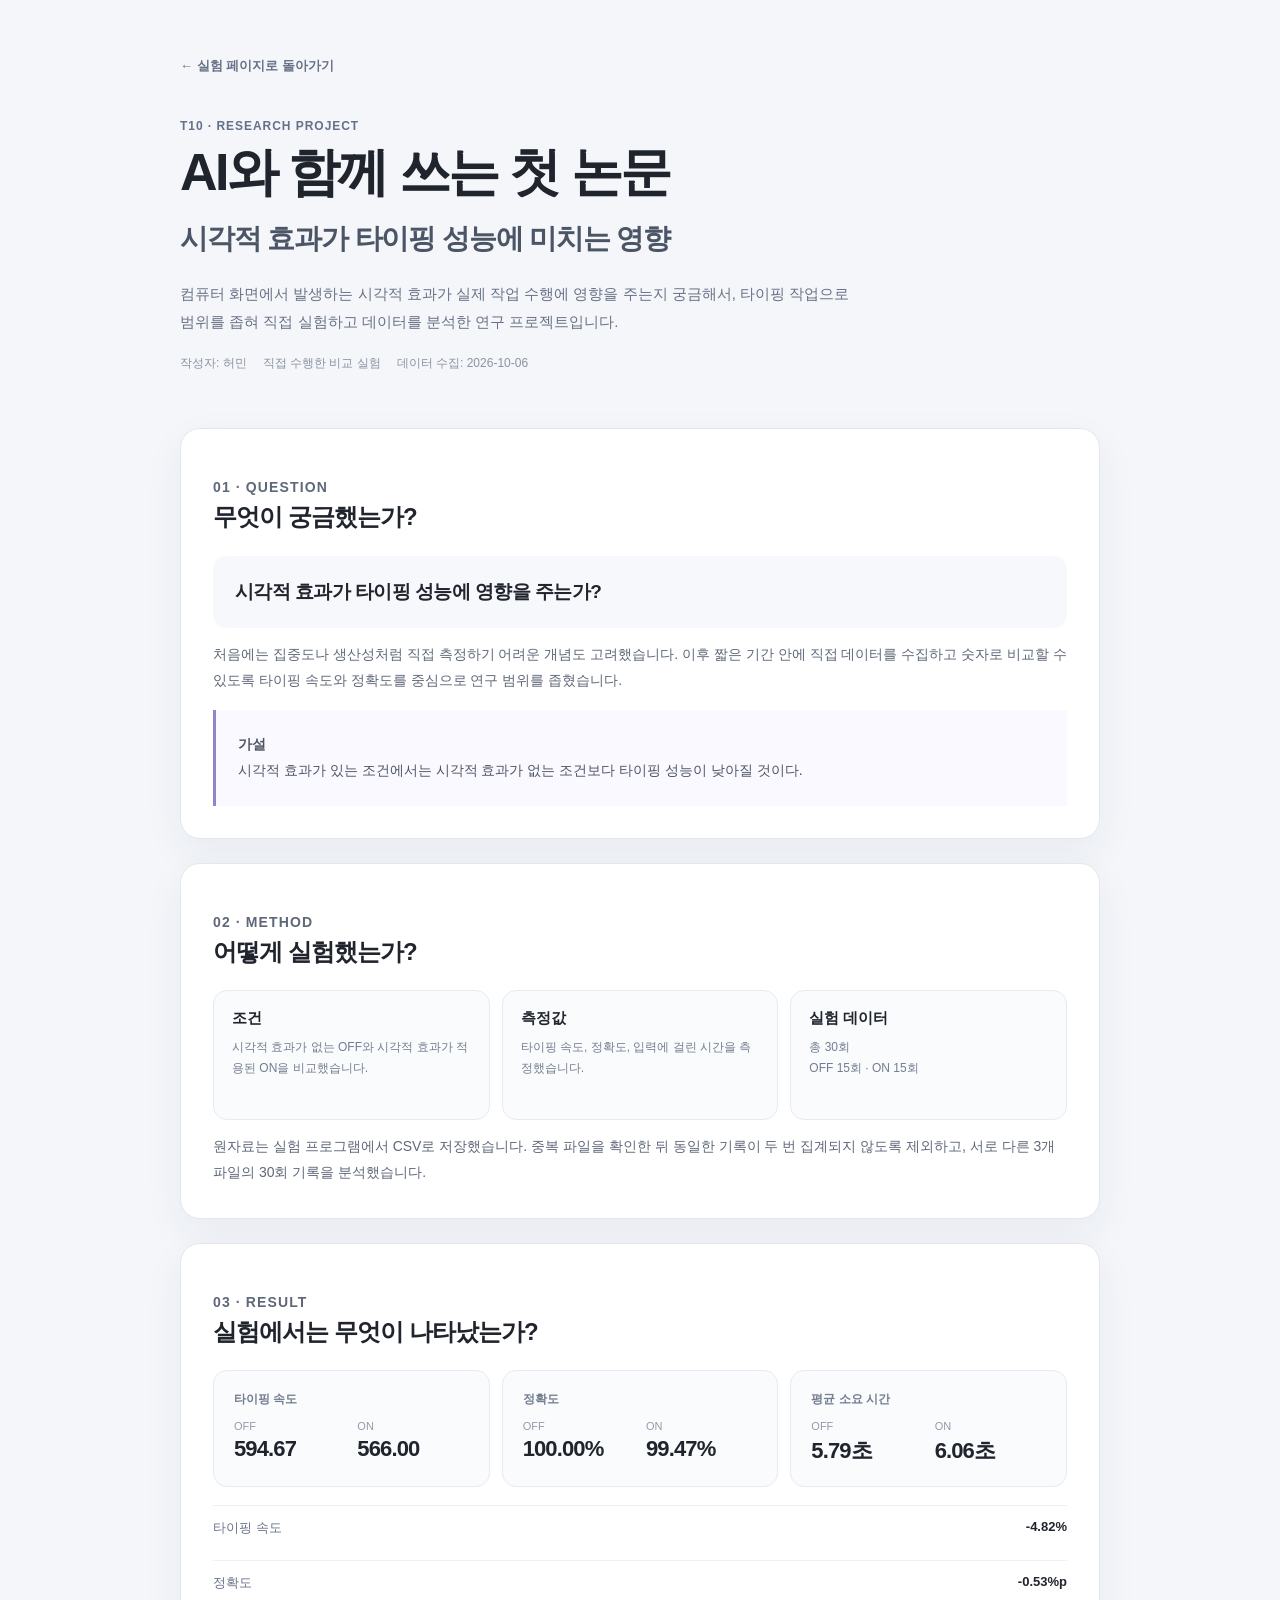
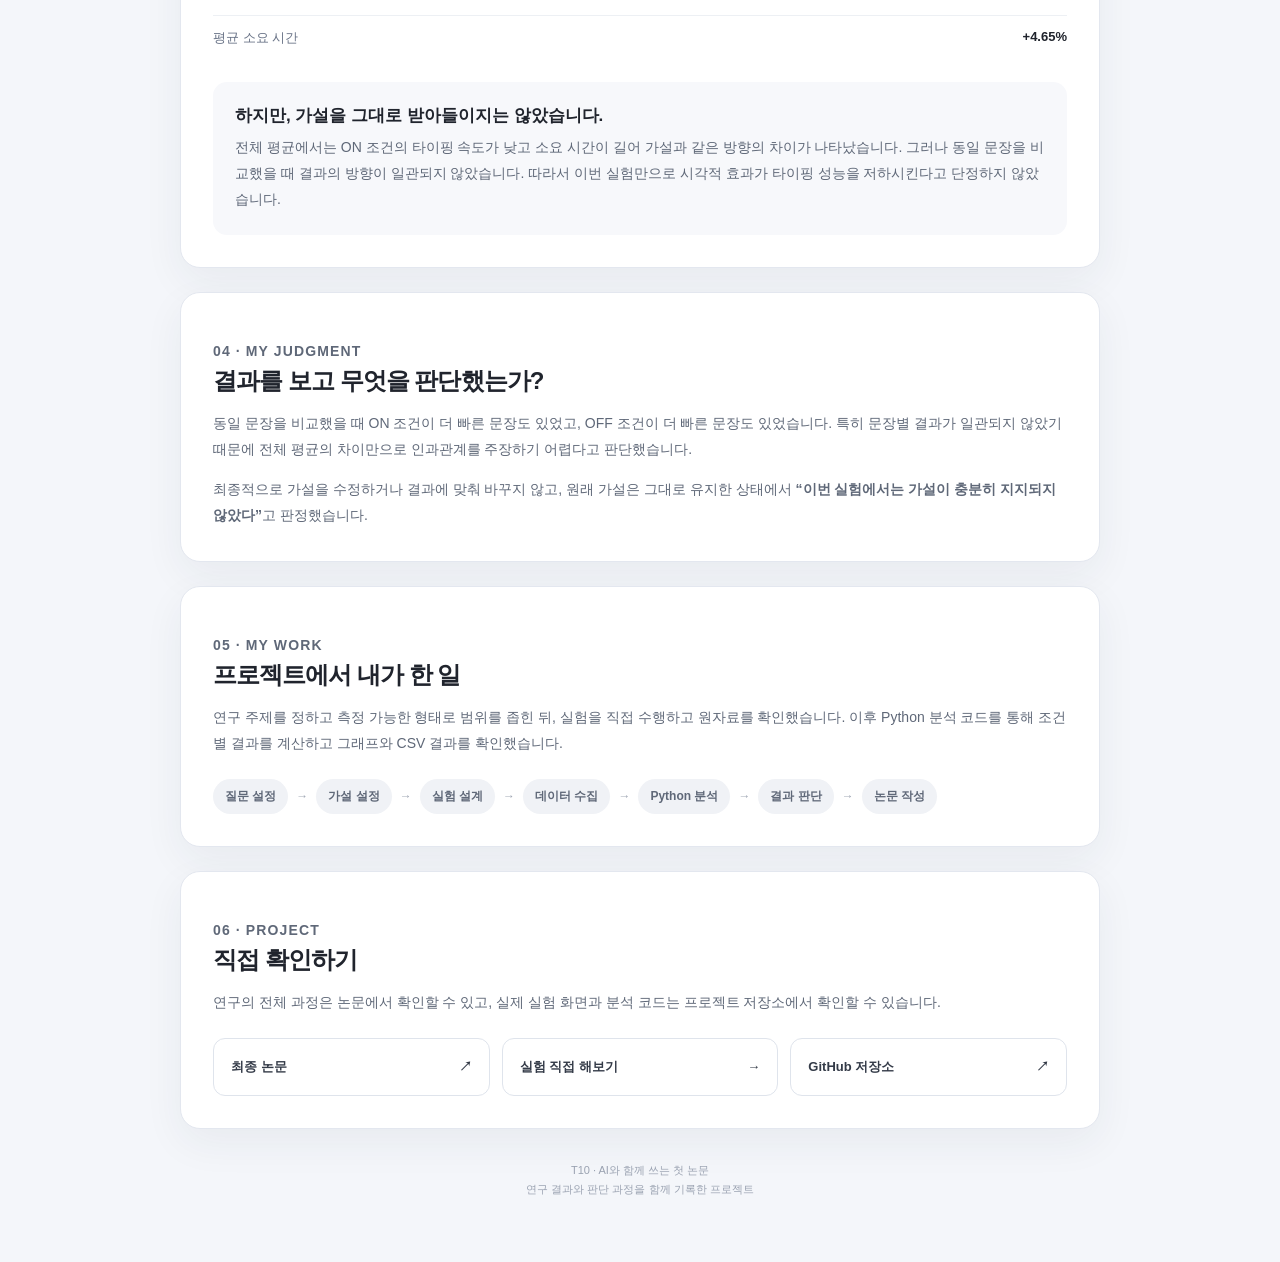
<file: index.html>
<!DOCTYPE html>
<html lang="ko">
<head>
    <meta charset="UTF-8">
    <meta name="viewport" content="width=device-width, initial-scale=1.0">
    <meta
        name="description"
        content="시각적 효과가 타이핑 성능에 미치는 영향을 직접 실험하고 분석한 연구 프로젝트"
    >
    <title>T10 · AI와 함께 쓰는 첫 논문</title>

    <style>
        * {
            box-sizing: border-box;
        }

        html {
            scroll-behavior: smooth;
        }

        body {
            margin: 0;
            background: #f4f6fa;
            color: #20242d;
            font-family:
                -apple-system,
                BlinkMacSystemFont,
                "Noto Sans KR",
                "Malgun Gothic",
                sans-serif;
        }

        a {
            color: inherit;
            text-decoration: none;
        }

        .page-shell {
            width: min(920px, calc(100% - 32px));
            margin: 0 auto;
            padding: 56px 0 64px;
        }

        .back-link {
            display: inline-flex;
            align-items: center;
            margin-bottom: 44px;
            color: #687286;
            font-size: 13px;
            font-weight: 700;
        }

        .back-link:hover {
            color: #20242d;
        }

        .hero {
            margin-bottom: 56px;
        }

        .eyebrow {
            margin: 0 0 10px;
            color: #65708a;
            font-size: 12px;
            font-weight: 700;
            letter-spacing: 0.08em;
            text-transform: uppercase;
        }

        .hero h1 {
            margin: 0;
            font-size: clamp(32px, 6vw, 52px);
            line-height: 1.15;
            letter-spacing: -0.05em;
        }

        .hero h2 {
            margin: 16px 0 0;
            color: #4c5565;
            font-size: clamp(20px, 3vw, 28px);
            line-height: 1.4;
            letter-spacing: -0.04em;
        }

        .hero-description {
            max-width: 680px;
            margin: 22px 0 0;
            color: #687286;
            font-size: 15px;
            line-height: 1.85;
        }

        .meta {
            display: flex;
            flex-wrap: wrap;
            gap: 8px 16px;
            margin-top: 20px;
            color: #8a93a2;
            font-size: 12px;
        }

        .section {
            margin-top: 24px;
            padding: 32px;
            border: 1px solid #e3e7ef;
            border-radius: 20px;
            background: #ffffff;
            box-shadow: 0 14px 40px rgba(33, 45, 70, 0.06);
        }

        .section-label {
            margin: 0 0 18px;
            color: #65708a;
            font-size: 12px;
            font-weight: 700;
            letter-spacing: 0.08em;
        }

        .section h3 {
            margin: 0;
            font-size: 24px;
            line-height: 1.35;
            letter-spacing: -0.04em;
        }

        .section p {
            margin: 14px 0 0;
            color: #5f6878;
            font-size: 14px;
            line-height: 1.85;
        }

        .question {
            margin-top: 22px;
            padding: 22px;
            border-radius: 14px;
            background: #f7f8fb;
        }

        .question strong {
            display: block;
            color: #20242d;
            font-size: 19px;
            line-height: 1.5;
            letter-spacing: -0.03em;
        }

        .hypothesis {
            margin-top: 16px;
            padding: 22px;
            border-left: 3px solid #8f86c8;
            background: #faf9ff;
        }

        .hypothesis p {
            margin: 0;
            color: #4f5665;
        }

        .method-grid {
            display: grid;
            grid-template-columns: repeat(3, 1fr);
            gap: 12px;
            margin-top: 22px;
        }

        .method-card {
            min-height: 130px;
            padding: 18px;
            border: 1px solid #e7eaf0;
            border-radius: 14px;
            background: #fafbfc;
        }

        .method-card strong {
            display: block;
            margin-bottom: 9px;
            color: #20242d;
            font-size: 15px;
        }

        .method-card span {
            color: #737d90;
            font-size: 12px;
            line-height: 1.7;
        }

        .result-grid {
            display: grid;
            grid-template-columns: repeat(3, 1fr);
            gap: 12px;
            margin-top: 22px;
        }

        .result-card {
            padding: 20px;
            border: 1px solid #e7eaf0;
            border-radius: 14px;
            background: #fafbfc;
        }

        .result-card .label {
            display: block;
            margin-bottom: 12px;
            color: #737d90;
            font-size: 12px;
            font-weight: 700;
        }

        .result-values {
            display: grid;
            grid-template-columns: 1fr 1fr;
            gap: 12px;
        }

        .result-value span {
            display: block;
            margin-bottom: 4px;
            color: #929aaa;
            font-size: 11px;
        }

        .result-value strong {
            font-size: 22px;
            letter-spacing: -0.04em;
        }

        .change-list {
            display: grid;
            gap: 10px;
            margin-top: 18px;
        }

        .change-item {
            display: flex;
            justify-content: space-between;
            gap: 20px;
            padding: 13px 0;
            border-top: 1px solid #edf0f4;
            color: #687286;
            font-size: 13px;
        }

        .change-item strong {
            color: #20242d;
        }

        .judgment {
            margin-top: 22px;
            padding: 22px;
            border-radius: 14px;
            background: #f7f8fb;
        }

        .judgment strong {
            display: block;
            margin-bottom: 8px;
            color: #20242d;
            font-size: 17px;
        }

        .judgment p {
            margin: 0;
        }

        .work-flow {
            display: flex;
            flex-wrap: wrap;
            align-items: center;
            gap: 8px;
            margin-top: 22px;
        }

        .work-step {
            padding: 9px 12px;
            border-radius: 999px;
            background: #f0f2f6;
            color: #5f6878;
            font-size: 12px;
            font-weight: 700;
        }

        .arrow {
            color: #a0a7b4;
            font-size: 12px;
        }

        .links {
            display: grid;
            grid-template-columns: repeat(3, 1fr);
            gap: 12px;
            margin-top: 22px;
        }

        .project-link {
            display: flex;
            align-items: center;
            justify-content: space-between;
            min-height: 58px;
            padding: 0 17px;
            border: 1px solid #dfe4ec;
            border-radius: 12px;
            background: #ffffff;
            color: #343b48;
            font-size: 13px;
            font-weight: 700;
            transition:
                transform 0.15s ease,
                border-color 0.15s ease,
                background 0.15s ease;
        }

        .project-link:hover {
            transform: translateY(-2px);
            border-color: #b9c0cd;
            background: #fafbfc;
        }

        .footer {
            margin-top: 32px;
            color: #9aa2b1;
            font-size: 11px;
            text-align: center;
            line-height: 1.7;
        }

        @media (max-width: 680px) {
            .page-shell {
                width: min(100% - 20px, 920px);
                padding-top: 30px;
            }

            .section {
                padding: 22px;
            }

            .method-grid,
            .result-grid,
            .links {
                grid-template-columns: 1fr;
            }

            .change-item {
                flex-direction: column;
                gap: 4px;
            }

            .work-flow {
                align-items: flex-start;
                flex-direction: column;
            }

            .arrow {
                transform: rotate(90deg);
            }
        }
    </style>
</head>

<body>
    <main class="page-shell">

        <a class="back-link" href="experiment.html">
            ← 실험 페이지로 돌아가기
        </a>

        <header class="hero">
            <p class="eyebrow">T10 · RESEARCH PROJECT</p>

            <h1>AI와 함께 쓰는 첫 논문</h1>

            <h2>시각적 효과가 타이핑 성능에 미치는 영향</h2>

            <p class="hero-description">
                컴퓨터 화면에서 발생하는 시각적 효과가 실제 작업 수행에
                영향을 주는지 궁금해서, 타이핑 작업으로 범위를 좁혀
                직접 실험하고 데이터를 분석한 연구 프로젝트입니다.
            </p>

            <div class="meta">
                <span>작성자: 허민</span>
                <span>직접 수행한 비교 실험</span>
                <span>데이터 수집: 2026-10-06</span>
            </div>
        </header>


        <section class="section">
            <p class="section-label">01 · QUESTION</p>

            <h3>무엇이 궁금했는가?</h3>

            <div class="question">
                <strong>
                    시각적 효과가 타이핑 성능에 영향을 주는가?
                </strong>
            </div>

            <p>
                처음에는 집중도나 생산성처럼 직접 측정하기 어려운 개념도
                고려했습니다. 이후 짧은 기간 안에 직접 데이터를 수집하고
                숫자로 비교할 수 있도록 타이핑 속도와 정확도를 중심으로
                연구 범위를 좁혔습니다.
            </p>

            <div class="hypothesis">
                <p>
                    <strong>가설</strong><br>
                    시각적 효과가 있는 조건에서는 시각적 효과가 없는
                    조건보다 타이핑 성능이 낮아질 것이다.
                </p>
            </div>
        </section>


        <section class="section">
            <p class="section-label">02 · METHOD</p>

            <h3>어떻게 실험했는가?</h3>

            <div class="method-grid">

                <article class="method-card">
                    <strong>조건</strong>
                    <span>
                        시각적 효과가 없는 OFF와
                        시각적 효과가 적용된 ON을 비교했습니다.
                    </span>
                </article>

                <article class="method-card">
                    <strong>측정값</strong>
                    <span>
                        타이핑 속도, 정확도,
                        입력에 걸린 시간을 측정했습니다.
                    </span>
                </article>

                <article class="method-card">
                    <strong>실험 데이터</strong>
                    <span>
                        총 30회<br>
                        OFF 15회 · ON 15회
                    </span>
                </article>

            </div>

            <p>
                원자료는 실험 프로그램에서 CSV로 저장했습니다.
                중복 파일을 확인한 뒤 동일한 기록이 두 번 집계되지 않도록
                제외하고, 서로 다른 3개 파일의 30회 기록을 분석했습니다.
            </p>
        </section>


        <section class="section">
            <p class="section-label">03 · RESULT</p>

            <h3>실험에서는 무엇이 나타났는가?</h3>

            <div class="result-grid">

                <article class="result-card">
                    <span class="label">타이핑 속도</span>

                    <div class="result-values">
                        <div class="result-value">
                            <span>OFF</span>
                            <strong>594.67</strong>
                        </div>

                        <div class="result-value">
                            <span>ON</span>
                            <strong>566.00</strong>
                        </div>
                    </div>
                </article>

                <article class="result-card">
                    <span class="label">정확도</span>

                    <div class="result-values">
                        <div class="result-value">
                            <span>OFF</span>
                            <strong>100.00%</strong>
                        </div>

                        <div class="result-value">
                            <span>ON</span>
                            <strong>99.47%</strong>
                        </div>
                    </div>
                </article>

                <article class="result-card">
                    <span class="label">평균 소요 시간</span>

                    <div class="result-values">
                        <div class="result-value">
                            <span>OFF</span>
                            <strong>5.79초</strong>
                        </div>

                        <div class="result-value">
                            <span>ON</span>
                            <strong>6.06초</strong>
                        </div>
                    </div>
                </article>

            </div>

            <div class="change-list">
                <div class="change-item">
                    <span>타이핑 속도</span>
                    <strong>-4.82%</strong>
                </div>

                <div class="change-item">
                    <span>정확도</span>
                    <strong>-0.53%p</strong>
                </div>

                <div class="change-item">
                    <span>평균 소요 시간</span>
                    <strong>+4.65%</strong>
                </div>
            </div>

            <div class="judgment">
                <strong>하지만, 가설을 그대로 받아들이지는 않았습니다.</strong>

                <p>
                    전체 평균에서는 ON 조건의 타이핑 속도가 낮고
                    소요 시간이 길어 가설과 같은 방향의 차이가 나타났습니다.
                    그러나 동일 문장을 비교했을 때 결과의 방향이
                    일관되지 않았습니다. 따라서 이번 실험만으로
                    시각적 효과가 타이핑 성능을 저하시킨다고
                    단정하지 않았습니다.
                </p>
            </div>
        </section>


        <section class="section">
            <p class="section-label">04 · MY JUDGMENT</p>

            <h3>결과를 보고 무엇을 판단했는가?</h3>

            <p>
                동일 문장을 비교했을 때 ON 조건이 더 빠른 문장도 있었고,
                OFF 조건이 더 빠른 문장도 있었습니다.
                특히 문장별 결과가 일관되지 않았기 때문에
                전체 평균의 차이만으로 인과관계를 주장하기 어렵다고 판단했습니다.
            </p>

            <p>
                최종적으로 가설을 수정하거나 결과에 맞춰 바꾸지 않고,
                원래 가설은 그대로 유지한 상태에서
                <strong>“이번 실험에서는 가설이 충분히 지지되지 않았다”</strong>고
                판정했습니다.
            </p>
        </section>


        <section class="section">
            <p class="section-label">05 · MY WORK</p>

            <h3>프로젝트에서 내가 한 일</h3>

            <p>
                연구 주제를 정하고 측정 가능한 형태로 범위를 좁힌 뒤,
                실험을 직접 수행하고 원자료를 확인했습니다.
                이후 Python 분석 코드를 통해 조건별 결과를 계산하고
                그래프와 CSV 결과를 확인했습니다.
            </p>

            <div class="work-flow">
                <span class="work-step">질문 설정</span>
                <span class="arrow">→</span>
                <span class="work-step">가설 설정</span>
                <span class="arrow">→</span>
                <span class="work-step">실험 설계</span>
                <span class="arrow">→</span>
                <span class="work-step">데이터 수집</span>
                <span class="arrow">→</span>
                <span class="work-step">Python 분석</span>
                <span class="arrow">→</span>
                <span class="work-step">결과 판단</span>
                <span class="arrow">→</span>
                <span class="work-step">논문 작성</span>
            </div>
        </section>


        <section class="section">
            <p class="section-label">06 · PROJECT</p>

            <h3>직접 확인하기</h3>

            <p>
                연구의 전체 과정은 논문에서 확인할 수 있고,
                실제 실험 화면과 분석 코드는 프로젝트 저장소에서
                확인할 수 있습니다.
            </p>

            <div class="links">

                <a
                    class="project-link"
                    href="paper/final_paper.pdf"
                    target="_blank"
                    rel="noopener noreferrer"
                >
                    <span>최종 논문</span>
                    <span>↗</span>
                </a>

                <a
                    class="project-link"
                    href="experiment.html"
                >
                    <span>실험 직접 해보기</span>
                    <span>→</span>
                </a>

                <a
                    class="project-link"
                    href="https://github.com/mingming-01/typing-focus-research"
                    target="_blank"
                    rel="noopener noreferrer"
                >
                    <span>GitHub 저장소</span>
                    <span>↗</span>
                </a>

            </div>
        </section>


        <footer class="footer">
            T10 · AI와 함께 쓰는 첫 논문<br>
            연구 결과와 판단 과정을 함께 기록한 프로젝트
        </footer>

    </main>
</body>
</html>
</file>
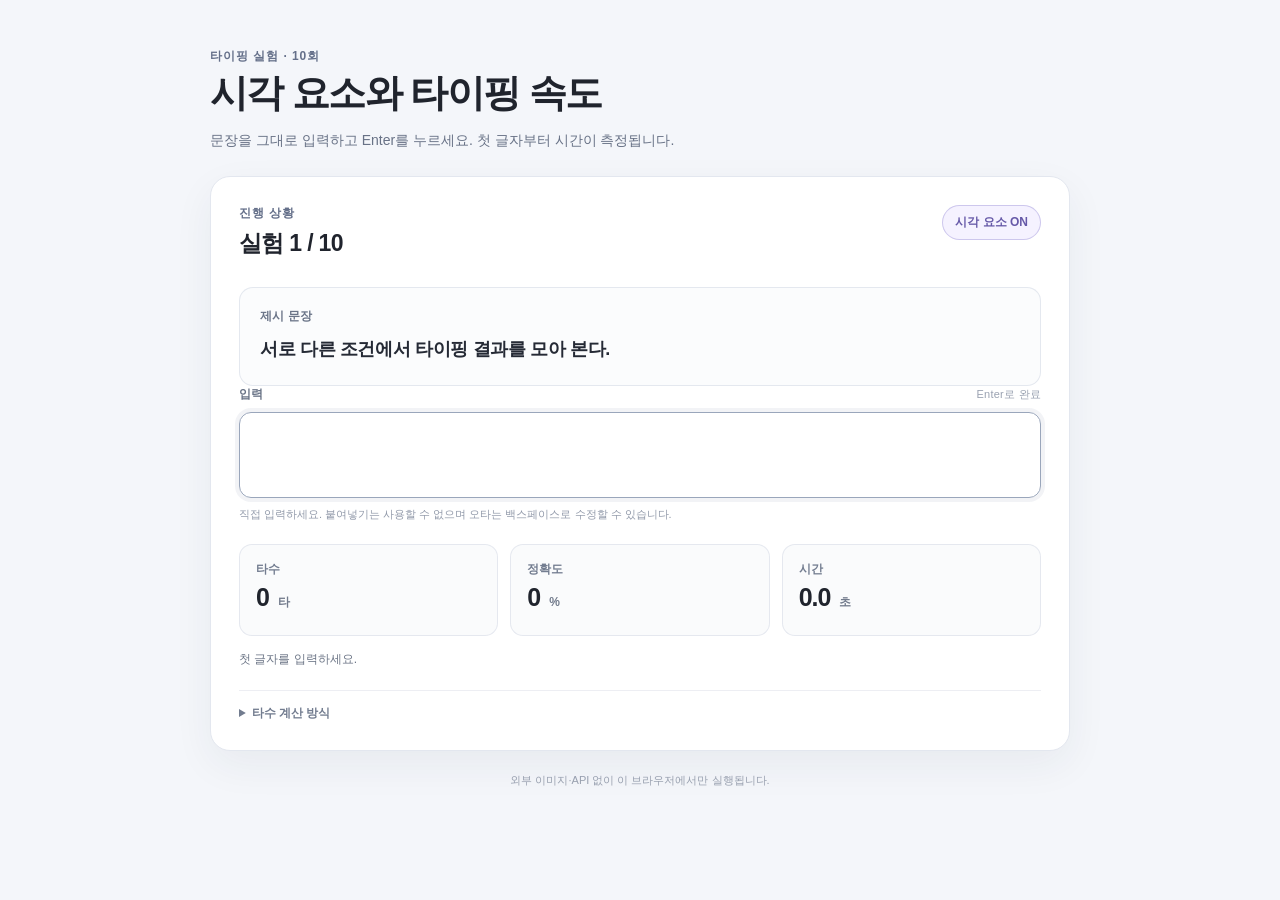
<file: experiment.html>
<!doctype html>
<html lang="ko">
<head>
  <meta charset="utf-8">
  <meta name="viewport" content="width=device-width, initial-scale=1">
  <meta name="theme-color" content="#f5f7fb">
  <title>시각 요소와 타이핑 속도</title>
  <link rel="stylesheet" href="style.css">
  <script src="experiment.js" defer></script>
</head>
<body>
  <main class="page-shell">
    <header class="page-header">
      <p class="eyebrow">타이핑 실험 · 10회</p>
      <h1>시각 요소와 타이핑 속도</h1>
      <p class="intro">
        문장을 그대로 입력하고 Enter를 누르세요.
        첫 글자부터 시간이 측정됩니다.
      </p>
    </header>

    <section id="loading-panel" class="panel loading-panel" aria-live="polite">
      <p id="loading-message">실험 문장을 불러오는 중입니다…</p>

      <div id="load-control" class="load-control" hidden>
        <p>
          자동으로 불러오지 못했습니다.
          프로젝트의 <code>sentences.json</code> 파일을 선택해 주세요.
        </p>

        <label class="file-button" for="sentence-file">
          sentences.json 선택
        </label>

        <input
          id="sentence-file"
          class="visually-hidden"
          type="file"
          accept=".json,application/json"
        >
      </div>
    </section>

    <div id="experiment-app" hidden>
      <section
        class="panel experiment-panel"
        aria-labelledby="trial-heading"
      >
        <!--
          실험 카드 전체를 시각 자극 영역으로 사용한다.
          ON 조건에서 이 영역의 랜덤한 위치에 효과가 생성된다.
        -->
        <div
          id="visual-effects"
          class="visual-effects"
          aria-hidden="true"
        ></div>

        <div class="experiment-content">
          <div class="trial-topline">
            <div>
              <p class="eyebrow">진행 상황</p>
              <h2 id="trial-heading">
                실험 <span id="trial-number">1</span> / 10
              </h2>
            </div>

            <div
              id="condition-badge"
              class="condition-badge"
              aria-live="polite"
            >
              시각 요소 OFF
            </div>
          </div>

          <div class="typing-area">
            <div class="sentence-area">
              <p class="section-label">제시 문장</p>
              <p id="sentence-text" class="sentence-text"></p>
            </div>

            <label class="section-label" for="typing-input">
              입력
              <span class="hint">Enter로 완료</span>
            </label>

            <textarea
              id="typing-input"
              rows="2"
              autocomplete="off"
              autocapitalize="off"
              spellcheck="false"
              aria-describedby="input-help"
              disabled
            ></textarea>

            <p id="input-help" class="input-help">
              직접 입력하세요. 붙여넣기는 사용할 수 없으며 오타는 백스페이스로 수정할 수 있습니다.
            </p>
          </div>

          <div
            class="metrics"
            aria-live="polite"
            aria-atomic="true"
          >
            <div class="metric">
              <span class="metric-label">타수</span>
              <strong>
                <span id="speed-value">0</span>
                <small>타</small>
              </strong>
            </div>

            <div class="metric">
              <span class="metric-label">정확도</span>
              <strong>
                <span id="accuracy-value">0</span>
                <small>%</small>
              </strong>
            </div>

            <div class="metric">
              <span class="metric-label">시간</span>
              <strong>
                <span id="elapsed-value">0.0</span>
                <small>초</small>
              </strong>
            </div>
          </div>

          <p
            id="trial-status"
            class="trial-status"
            role="status"
            aria-live="polite"
          >
            첫 글자를 입력하세요.
          </p>

          <details class="measurement-details">
            <summary>타수 계산 방식</summary>

            <p class="measurement-note">
              입력창에 남아 있는 한글을 표준 두벌식 자모 입력 수로
              환산합니다 (초성 1타, 단순 모음·받침 1타,
              겹모음·겹받침 2타).
              공백·문장부호와 그 밖의 유니코드 문자는 각각 1타이며,
              백스페이스로 지운 문자는 세지 않습니다.
              환산 타수 × 60 ÷ 경과 초로 분당 타수를 계산합니다.
              정확도는 목표 문장과 입력의 편집 거리로 계산합니다.
            </p>
          </details>
        </div>
      </section>

      <section
        id="results-section"
        class="panel results-panel"
        hidden
        aria-labelledby="results-heading"
      >
        <div class="results-header">
          <div>
            <p class="eyebrow">실험 완료</p>
            <h2 id="results-heading">10회 결과</h2>
          </div>

          <button
            id="download-csv"
            class="download-button"
            type="button"
          >
            CSV 다운로드
          </button>
        </div>

        <p class="results-note">
          결과는 현재 브라우저 탭에만 보관됩니다.
          페이지를 닫기 전에 CSV를 다운로드하세요.
        </p>

        <div class="table-wrap">
          <table>
            <thead>
              <tr>
                <th>실험</th>
                <th>조건</th>
                <th>타수</th>
                <th>정확도</th>
                <th>시간(초)</th>
              </tr>
            </thead>

            <tbody id="results-body"></tbody>
          </table>
        </div>

        <p
          id="download-status"
          class="download-status"
          role="status"
          aria-live="polite"
        ></p>
      </section>
    </div>

    <noscript>
      <p class="panel error-message">
        이 실험을 진행하려면 브라우저에서 JavaScript를 활성화해야 합니다.
      </p>
    </noscript>

    <footer class="page-footer">
      외부 이미지·API 없이 이 브라우저에서만 실행됩니다.
    </footer>
  </main>
</body>
</html>
</file>
<file: style.css>
* {
    box-sizing: border-box;
}

body {
    margin: 0;
    background: #f4f6fa;
    color: #20242d;
    font-family: -apple-system, BlinkMacSystemFont, "Noto Sans KR",
        "Malgun Gothic", sans-serif;
}

button,
textarea,
input {
    font: inherit;
}

button,
label {
    -webkit-tap-highlight-color: transparent;
}

.page-shell {
    width: min(860px, calc(100% - 32px));
    margin: 0 auto;
    padding: 48px 0 36px;
}

.page-header {
    margin-bottom: 24px;
}

.eyebrow {
    margin: 0 0 6px;
    color: #65708a;
    font-size: 12px;
    font-weight: 700;
    letter-spacing: 0.08em;
    text-transform: uppercase;
}

.page-header h1 {
    margin: 0;
    font-size: clamp(28px, 4vw, 38px);
    line-height: 1.2;
    letter-spacing: -0.04em;
}

.intro {
    margin: 12px 0 0;
    color: #687286;
    font-size: 14px;
    line-height: 1.7;
}

.panel {
    border: 1px solid #e3e7ef;
    border-radius: 20px;
    background: #ffffff;
    box-shadow: 0 14px 40px rgba(33, 45, 70, 0.06);
}

.loading-panel {
    padding: 28px;
}

.loading-panel p {
    margin: 0;
    line-height: 1.7;
}

.load-control {
    margin-top: 16px;
    padding-top: 16px;
    border-top: 1px solid #edf0f5;
}

.file-button {
    display: inline-flex;
    align-items: center;
    justify-content: center;
    min-height: 42px;
    padding: 0 16px;
    border-radius: 10px;
    background: #20242d;
    color: #ffffff;
    cursor: pointer;
    font-size: 14px;
    font-weight: 700;
}

.visually-hidden {
    position: absolute;
    width: 1px;
    height: 1px;
    margin: -1px;
    padding: 0;
    overflow: hidden;
    clip: rect(0, 0, 0, 0);
    white-space: nowrap;
    border: 0;
}

/*
 * 실험 카드 전체가 시각 자극의 영역이다.
 *
 * visual-effects는 카드 전체를 차지하지만
 * pointer-events: none으로 입력과 클릭에는 영향을 주지 않는다.
 */
.experiment-panel {
    position: relative;
    overflow: hidden;
    isolation: isolate;
}

.experiment-content {
    position: relative;
    z-index: 2;
    padding: 28px;
}

.visual-effects {
    position: absolute;
    inset: 0;
    z-index: 1;
    overflow: hidden;
    pointer-events: none;
}

.trial-topline {
    display: flex;
    align-items: flex-start;
    justify-content: space-between;
    gap: 20px;
}

.trial-topline h2 {
    margin: 0;
    font-size: 23px;
    letter-spacing: -0.03em;
}

.condition-badge {
    flex-shrink: 0;
    padding: 8px 12px;
    border: 1px solid #dfe4ec;
    border-radius: 999px;
    background: rgba(247, 248, 251, 0.88);
    color: #697286;
    font-size: 12px;
    font-weight: 700;
    transition: 0.2s ease;
}

.condition-badge.is-on {
    border-color: rgba(101, 88, 190, 0.28);
    background: rgba(244, 241, 255, 0.9);
    color: #6659a8;
}

.typing-area {
    margin-top: 28px;
}

.sentence-area {
    min-height: 92px;
    padding: 20px;
    border: 1px solid rgba(226, 230, 238, 0.9);
    border-radius: 14px;
    background: rgba(250, 251, 253, 0.76);
    backdrop-filter: blur(2px);
}

.section-label {
    display: flex;
    align-items: center;
    justify-content: space-between;
    gap: 12px;
    margin: 0 0 9px;
    color: #6a7487;
    font-size: 12px;
    font-weight: 700;
    letter-spacing: 0.02em;
}

.sentence-text {
    margin: 0;
    color: #252a35;
    font-size: 18px;
    font-weight: 600;
    line-height: 1.7;
    letter-spacing: -0.02em;
    word-break: keep-all;
}

.hint {
    color: #9aa2b1;
    font-size: 11px;
    font-weight: 500;
}

#typing-input {
    display: block;
    width: 100%;
    min-height: 72px;
    margin: 0;
    padding: 15px 16px;
    resize: none;
    border: 1px solid #dce1ea;
    border-radius: 12px;
    outline: none;
    background: rgba(255, 255, 255, 0.94);
    color: #20242d;
    font-size: 17px;
    line-height: 1.6;
    transition:
        border-color 0.18s ease,
        box-shadow 0.18s ease;
}

#typing-input:focus {
    border-color: #9aa6bb;
    box-shadow: 0 0 0 4px rgba(95, 109, 138, 0.08);
}

#typing-input:disabled {
    cursor: not-allowed;
    background: rgba(246, 248, 251, 0.92);
}

.input-help {
    margin: 8px 0 0;
    color: #929aaa;
    font-size: 11px;
    line-height: 1.6;
}

.metrics {
    display: grid;
    grid-template-columns: repeat(3, 1fr);
    gap: 12px;
    margin-top: 20px;
}

.metric {
    min-height: 92px;
    padding: 16px;
    border: 1px solid rgba(228, 232, 239, 0.92);
    border-radius: 13px;
    background: rgba(249, 250, 252, 0.78);
    backdrop-filter: blur(2px);
}

.metric-label {
    display: block;
    margin-bottom: 7px;
    color: #737d90;
    font-size: 12px;
    font-weight: 600;
}

.metric strong {
    font-size: 25px;
    line-height: 1;
    letter-spacing: -0.04em;
}

.metric small {
    margin-left: 3px;
    color: #727b8c;
    font-size: 12px;
    font-weight: 600;
}

.trial-status {
    min-height: 22px;
    margin: 14px 0 0;
    color: #6d7687;
    font-size: 12px;
    line-height: 1.6;
}

.measurement-details {
    margin-top: 18px;
    border-top: 1px solid rgba(235, 237, 242, 0.9);
    padding-top: 14px;
}

.measurement-details summary {
    color: #727c8f;
    cursor: pointer;
    font-size: 12px;
    font-weight: 700;
}

.measurement-note {
    margin: 10px 0 0;
    color: #8a93a2;
    font-size: 11px;
    line-height: 1.7;
}

/*
 * ==========================
 * 랜덤 시각 자극
 * ==========================
 */

.firework {
    position: absolute;
    width: 0;
    height: 0;
    transform: translate(-50%, -50%);
    opacity: 0;
    animation: firework-life var(--life) ease-out forwards;
}

.firework-core {
    position: absolute;
    left: 0;
    top: 0;
    width: var(--core-size);
    height: var(--core-size);
    border-radius: 50%;
    background: rgba(91, 88, 185, 0.72);
    box-shadow:
        0 0 8px rgba(91, 88, 185, 0.36),
        0 0 18px rgba(118, 109, 211, 0.18);
    transform: translate(-50%, -50%);
}

.firework-ring {
    position: absolute;
    left: 0;
    top: 0;
    width: var(--ring-size);
    height: var(--ring-size);
    border: 2px solid rgba(105, 99, 194, 0.36);
    border-radius: 50%;
    transform: translate(-50%, -50%) scale(0.1);
    animation: ring-expand var(--life) ease-out forwards;
}

.firework-particle {
    position: absolute;
    left: 0;
    top: 0;
    width: var(--particle-size);
    height: var(--particle-size);
    border-radius: 50%;
    background: rgba(94, 106, 191, 0.62);
    box-shadow: 0 0 8px rgba(98, 106, 190, 0.24);
    transform:
        translate(-50%, -50%)
        rotate(var(--angle))
        translateY(0)
        scale(0.7);
    animation: particle-spread var(--life) ease-out forwards;
}

.spark {
    position: absolute;
    width: var(--spark-size);
    height: var(--spark-size);
    border-radius: 50%;
    background: rgba(126, 116, 203, 0.58);
    transform:
        translate(-50%, -50%)
        rotate(var(--angle))
        translateY(0);
    animation: spark-move var(--life) ease-out forwards;
}

@keyframes firework-life {
    0% {
        opacity: 0;
    }

    12% {
        opacity: 0.9;
    }

    55% {
        opacity: 0.68;
    }

    100% {
        opacity: 0;
    }
}

@keyframes ring-expand {
    0% {
        opacity: 0;
        transform: translate(-50%, -50%) scale(0.1);
    }

    20% {
        opacity: 0.7;
    }

    100% {
        opacity: 0;
        transform: translate(-50%, -50%) scale(1);
    }
}

@keyframes particle-spread {
    0% {
        opacity: 0;
        transform:
            translate(-50%, -50%)
            rotate(var(--angle))
            translateY(0)
            scale(0.7);
    }

    18% {
        opacity: 0.9;
    }

    100% {
        opacity: 0;
        transform:
            translate(-50%, -50%)
            rotate(var(--angle))
            translateY(calc(var(--distance) * -1))
            scale(0.25);
    }
}

@keyframes spark-move {
    0% {
        opacity: 0;
        transform:
            translate(-50%, -50%)
            rotate(var(--angle))
            translateY(0);
    }

    15% {
        opacity: 0.8;
    }

    100% {
        opacity: 0;
        transform:
            translate(-50%, -50%)
            rotate(var(--angle))
            translateY(calc(var(--distance) * -1));
    }
}

/*
 * 결과 영역
 */

.results-panel {
    margin-top: 24px;
    padding: 28px;
}

.results-header {
    display: flex;
    align-items: flex-start;
    justify-content: space-between;
    gap: 20px;
}

.results-header h2 {
    margin: 0;
    font-size: 23px;
    letter-spacing: -0.03em;
}

.download-button {
    min-height: 42px;
    padding: 0 15px;
    border: 0;
    border-radius: 10px;
    background: #20242d;
    color: #ffffff;
    cursor: pointer;
    font-size: 13px;
    font-weight: 700;
}

.download-button:hover {
    background: #303641;
}

.results-note {
    margin: 12px 0 18px;
    color: #7c8595;
    font-size: 12px;
    line-height: 1.6;
}

.table-wrap {
    overflow-x: auto;
    border: 1px solid #e7eaf0;
    border-radius: 12px;
}

table {
    width: 100%;
    border-collapse: collapse;
    min-width: 520px;
}

th,
td {
    padding: 11px 12px;
    border-bottom: 1px solid #edf0f4;
    text-align: center;
    font-size: 12px;
}

th {
    background: #f8f9fb;
    color: #687286;
    font-weight: 700;
}

td {
    color: #353b48;
}

tbody tr:last-child td {
    border-bottom: 0;
}

.download-status {
    min-height: 20px;
    margin: 12px 0 0;
    color: #66708a;
    font-size: 12px;
}

.error-message {
    margin-top: 24px;
    padding: 20px;
    color: #9b3e3e;
}

.page-footer {
    padding: 22px 0 0;
    color: #9aa2b1;
    font-size: 11px;
    text-align: center;
}

code {
    padding: 2px 5px;
    border-radius: 5px;
    background: #f0f2f6;
    font-family: ui-monospace, SFMono-Regular, Menlo, monospace;
    font-size: 0.9em;
}

@media (max-width: 640px) {
    .page-shell {
        width: min(100% - 20px, 860px);
        padding-top: 28px;
    }

    .experiment-content,
    .results-panel,
    .loading-panel {
        padding: 20px;
    }

    .trial-topline,
    .results-header {
        flex-direction: column;
    }

    .condition-badge {
        align-self: flex-start;
    }

    .sentence-area {
        padding: 16px;
    }

    .sentence-text {
        font-size: 16px;
    }

    .metrics {
        grid-template-columns: 1fr;
    }

    .metric {
        min-height: auto;
    }
}

@media (prefers-reduced-motion: reduce) {
    .firework,
    .firework-ring,
    .firework-particle,
    .spark {
        animation-duration: 0.01ms !important;
        animation-iteration-count: 1 !important;
    }
}
</file>
